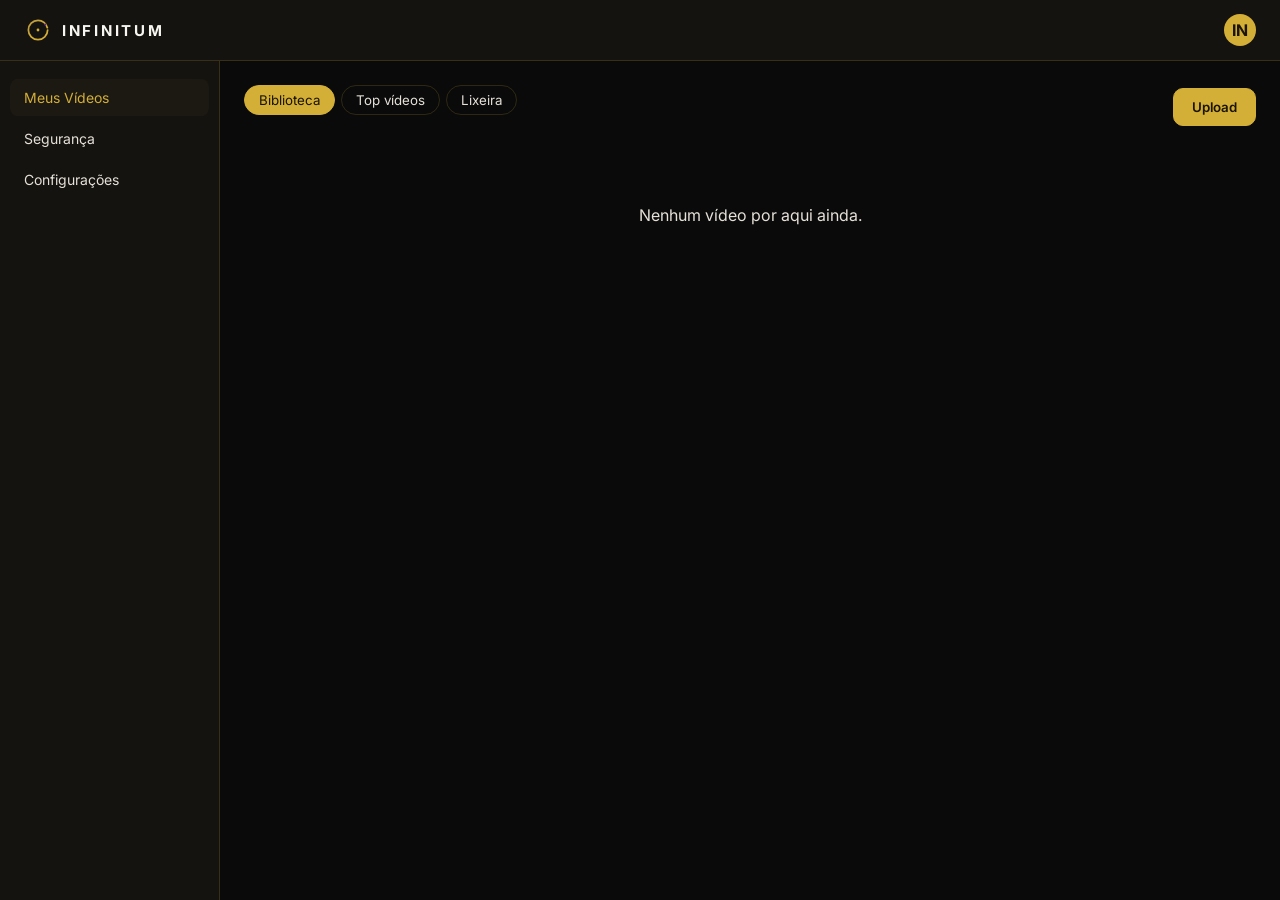
<file: index.html>
<!doctype html>
<html lang="pt-BR">
<head>
<meta charset="utf-8">
<meta name="viewport" content="width=device-width, initial-scale=1">
<title>V Infinitum — Dashboard</title>
<link rel="icon" href="assets/logo.svg" type="image/svg+xml">
<link rel="stylesheet" href="theme.css">
<style>
  body { display: flex; flex-direction: column; min-height: 100vh; }
  header {
    display: flex; align-items: center; justify-content: space-between;
    padding: 14px 24px; border-bottom: 1px solid var(--border); background: var(--surface);
  }
  .brand { display: flex; align-items: center; gap: 10px; }
  .brand img { width: 28px; height: 28px; }
  .brand span { font-size: 15px; }
  .avatar {
    width: 32px; height: 32px; border-radius: 50%;
    background: var(--gold); color: #1a1400; font-weight: 700;
    display: flex; align-items: center; justify-content: center;
  }
  .layout { display: flex; flex: 1; }
  nav.sidebar {
    width: 220px; border-right: 1px solid var(--border); background: var(--surface);
    padding: 18px 10px;
  }
  nav.sidebar a {
    display: block; padding: 10px 14px; margin-bottom: 4px; border-radius: 8px;
    color: var(--silver); text-decoration: none; font-size: 14px;
  }
  nav.sidebar a.active, nav.sidebar a:hover { background: var(--surface-2); color: var(--gold); }
  main { flex: 1; padding: 24px; }
  .toolbar { display: flex; justify-content: space-between; align-items: center; margin-bottom: 16px; }
  .tabs { display: flex; gap: 6px; margin-bottom: 14px; }
  .tabs button { background: transparent; border: 1px solid var(--border); color: var(--silver); padding: 6px 14px; border-radius: 999px; cursor: pointer; font-family: var(--font); }
  .tabs button.active { background: var(--gold); color: #1a1400; border-color: var(--gold); }
  table.video-table { width: 100%; border-collapse: collapse; }
  table.video-table th, table.video-table td { text-align: left; padding: 10px 12px; border-bottom: 1px solid var(--border); font-size: 14px; }
  table.video-table th { color: var(--silver); font-weight: 600; font-size: 12px; text-transform: uppercase; letter-spacing: 0.05em; }
  .thumb { width: 64px; height: 36px; background: var(--surface-2); border-radius: 6px; object-fit: cover; }
  .row-actions button { background: transparent; border: none; color: var(--silver); cursor: pointer; font-size: 16px; margin-right: 8px; }
  .row-actions button:hover { color: var(--gold); }
  .empty-state { color: var(--silver); text-align: center; padding: 60px 0; }
  .modal-backdrop { position: fixed; inset: 0; background: rgba(0,0,0,0.6); overflow-y: auto; padding: 40px 16px; z-index: 50; }
  .modal { width: 480px; max-width: 90vw; padding: 24px; margin: 0 auto; }
  .modal h3 { margin-top: 0; }
  .dropzone {
    border: 2px dashed var(--border); border-radius: 10px; padding: 30px;
    text-align: center; color: var(--silver); margin-bottom: 14px; cursor: pointer;
  }
  .dropzone.dragover { border-color: var(--gold); color: var(--gold); }
  .field { margin-bottom: 12px; }
  .field label { display: block; font-size: 12px; color: var(--silver); margin-bottom: 4px; }
  .field input { width: 100%; }
  .modal-actions { display: flex; justify-content: flex-end; gap: 10px; margin-top: 18px; }
  .editor-layout { display: flex; gap: 20px; }
  .editor-panel { width: 340px; flex-shrink: 0; max-height: calc(100vh - 160px); overflow-y: auto; padding-right: 4px; }
  .editor-preview { flex: 1; display: flex; flex-direction: column; align-items: center; gap: 12px; }
  .preview-frame-wrap { width: 100%; max-width: 640px; aspect-ratio: 16/9; background: #000; border-radius: 12px; overflow: hidden; border: 1px solid var(--border); }
  .preview-frame-wrap.mobile { max-width: 300px; aspect-ratio: 9/16; }
  .preview-frame-wrap iframe { width: 100%; height: 100%; border: 0; }
  .device-toggle { display: flex; gap: 6px; }
  .device-toggle button { background: transparent; border: 1px solid var(--border); color: var(--silver); padding: 6px 12px; border-radius: 8px; cursor: pointer; font-family: var(--font); }
  .device-toggle button.active { background: var(--gold); color: #1a1400; border-color: var(--gold); }
  .editor-toolbar { display: flex; justify-content: space-between; align-items: center; margin-bottom: 16px; }
  .section { margin-bottom: 18px; padding-bottom: 14px; border-bottom: 1px solid var(--border); }
  .section h4 { margin: 0 0 10px; font-size: 13px; text-transform: uppercase; letter-spacing: 0.05em; color: var(--gold); }
  .row { display: flex; align-items: center; justify-content: space-between; margin-bottom: 8px; gap: 10px; }
  .row label { font-size: 13px; color: var(--silver); flex: 1; }
  .row input[type="text"], .row input[type="number"], .row input[type="url"], .row select { flex: 1; }
  .row input[type="color"] { width: 36px; height: 28px; padding: 2px; background: none; }
  .switch { position: relative; width: 38px; height: 22px; }
  .switch input { opacity: 0; width: 0; height: 0; }
  .slider { position: absolute; inset: 0; background: var(--surface-2); border-radius: 999px; cursor: pointer; border: 1px solid var(--border); transition: .2s; }
  .slider::before { content: ''; position: absolute; width: 16px; height: 16px; left: 2px; top: 2px; background: var(--silver); border-radius: 50%; transition: .2s; }
  .switch input:checked + .slider { background: var(--gold); }
  .switch input:checked + .slider::before { transform: translateX(16px); background: #1a1400; }
  .embed-modal { width: 560px; }
  .embed-tabs { display: flex; gap: 6px; margin-bottom: 12px; }
  .embed-tabs button { background: transparent; border: 1px solid var(--border); color: var(--silver); padding: 6px 14px; border-radius: 999px; cursor: pointer; font-family: var(--font); }
  .embed-tabs button.active { background: var(--gold); color: #1a1400; border-color: var(--gold); }
  .embed-code { background: var(--surface-2); border: 1px solid var(--border); border-radius: 8px; padding: 12px; font-family: monospace; font-size: 12px; color: var(--silver); white-space: pre-wrap; word-break: break-all; max-height: 160px; overflow-y: auto; }
  .embed-preview { width: 100%; aspect-ratio: 16/9; background: #000; border-radius: 8px; overflow: hidden; margin: 12px 0; }
  .embed-preview iframe { width: 100%; height: 100%; border: 0; }
  [hidden] { display: none !important; }
</style>
</head>
<body>
  <header>
    <div class="brand">
      <img src="assets/logo.svg" alt="">
      <span class="wordmark">Infinitum</span>
    </div>
    <div class="avatar">IN</div>
  </header>
  <div class="layout">
    <nav class="sidebar">
      <a href="#videos" class="active" data-nav="videos">Meus Vídeos</a>
      <a href="#security" data-nav="security">Segurança</a>
      <a href="#settings" data-nav="settings">Configurações</a>
    </nav>
    <main id="mainView"></main>
  </div>

<script src="storage.js"></script>
<script>
  var mainView = document.getElementById('mainView');
  var navLinks = document.querySelectorAll('nav.sidebar a');

  function setActiveNav(name) {
    navLinks.forEach(function (a) {
      a.classList.toggle('active', a.dataset.nav === name);
    });
  }

  navLinks.forEach(function (a) {
    a.addEventListener('click', function (e) {
      e.preventDefault();
      setActiveNav(a.dataset.nav);
      if (a.dataset.nav === 'videos') renderVideoList();
      else mainView.innerHTML = '<p style="color:var(--silver)">Em breve.</p>';
    });
  });

  var currentTab = 'active'; // 'active' | 'top' | 'trash'

  function renderVideoList() {
    var all = getVideos();
    var list;
    if (currentTab === 'trash') list = all.filter(function (v) { return v.status === 'trash'; });
    else if (currentTab === 'top') list = all.filter(function (v) { return v.status === 'active'; }).sort(function (a, b) { return b.plays - a.plays; });
    else list = all.filter(function (v) { return v.status === 'active'; });

    var rowsHtml = list.map(function (v) {
      var thumb = v.thumbnail ? '<img class="thumb" src="' + v.thumbnail + '">' : '<div class="thumb"></div>';
      var date = new Date(v.createdAt).toLocaleDateString('pt-BR');
      var actions = currentTab === 'trash'
        ? '<button data-action="restore" data-id="' + v.id + '" title="Restaurar">↺</button><button data-action="delete" data-id="' + v.id + '" title="Excluir definitivamente">🗑</button>'
        : '<button data-action="edit" data-id="' + v.id + '" title="Editar">✎</button><button data-action="embed" data-id="' + v.id + '" title="Embed">{ }</button><button data-action="trash" data-id="' + v.id + '" title="Excluir">🗑</button>';
      return '<tr>' +
        '<td>' + thumb + '</td>' +
        '<td>' + v.name + '</td>' +
        '<td>' + date + '</td>' +
        '<td>' + v.plays + '</td>' +
        '<td class="row-actions">' + actions + '</td>' +
        '</tr>';
    }).join('');

    mainView.innerHTML =
      '<div class="toolbar">' +
        '<div class="tabs" id="tabs">' +
          '<button data-tab="active" class="' + (currentTab === 'active' ? 'active' : '') + '">Biblioteca</button>' +
          '<button data-tab="top" class="' + (currentTab === 'top' ? 'active' : '') + '">Top vídeos</button>' +
          '<button data-tab="trash" class="' + (currentTab === 'trash' ? 'active' : '') + '">Lixeira</button>' +
        '</div>' +
        '<button class="btn btn-primary" id="uploadBtn">Upload</button>' +
      '</div>' +
      (list.length === 0
        ? '<div class="empty-state">Nenhum vídeo por aqui ainda.</div>'
        : '<table class="video-table"><thead><tr><th>Thumb</th><th>Nome</th><th>Data</th><th>Plays</th><th>Ações</th></tr></thead><tbody>' + rowsHtml + '</tbody></table>');

    document.getElementById('tabs').addEventListener('click', function (e) {
      var btn = e.target.closest('button[data-tab]');
      if (!btn) return;
      currentTab = btn.dataset.tab;
      renderVideoList();
    });

    document.getElementById('uploadBtn').addEventListener('click', openUploadModal);

    mainView.querySelectorAll('[data-action]').forEach(function (btn) {
      btn.addEventListener('click', function () {
        var id = btn.dataset.id;
        var action = btn.dataset.action;
        if (action === 'trash') { trashVideo(id); renderVideoList(); }
        else if (action === 'restore') { restoreVideo(id); renderVideoList(); }
        else if (action === 'delete') { deleteVideoPermanently(id); renderVideoList(); }
        else if (action === 'edit') { renderEditor(id); }
        else if (action === 'embed') { openEmbedModal(id); }
      });
    });
  }

  function openUploadModal() {
    var backdrop = document.createElement('div');
    backdrop.className = 'modal-backdrop';
    backdrop.innerHTML =
      '<div class="modal card">' +
        '<h3>Upload de vídeo</h3>' +
        '<div class="dropzone" id="dropzone">Arraste um arquivo MP4 aqui ou clique pra escolher</div>' +
        '<input type="file" id="fileInput" accept="video/mp4" hidden>' +
        '<div class="field"><label>Ou cole uma URL de vídeo</label><input type="text" id="urlInput" placeholder="https://.../video.mp4"></div>' +
        '<div class="field"><label>Nome do vídeo</label><input type="text" id="nameInput" placeholder="Minha VSL"></div>' +
        '<div class="modal-actions">' +
          '<button class="btn" id="cancelUpload">Cancelar</button>' +
          '<button class="btn btn-primary" id="saveUpload">Salvar</button>' +
        '</div>' +
      '</div>';
    document.body.appendChild(backdrop);

    var chosenUrl = '';
    var dropzone = backdrop.querySelector('#dropzone');
    var fileInput = backdrop.querySelector('#fileInput');
    var urlInput = backdrop.querySelector('#urlInput');
    var nameInput = backdrop.querySelector('#nameInput');

    dropzone.addEventListener('click', function () { fileInput.click(); });
    dropzone.addEventListener('dragover', function (e) { e.preventDefault(); dropzone.classList.add('dragover'); });
    dropzone.addEventListener('dragleave', function () { dropzone.classList.remove('dragover'); });
    dropzone.addEventListener('drop', function (e) {
      e.preventDefault();
      dropzone.classList.remove('dragover');
      var file = e.dataTransfer.files[0];
      if (file) handleFile(file);
    });
    fileInput.addEventListener('change', function () {
      if (fileInput.files[0]) handleFile(fileInput.files[0]);
    });

    function handleFile(file) {
      chosenUrl = URL.createObjectURL(file);
      dropzone.textContent = 'Selecionado: ' + file.name;
      if (!nameInput.value) nameInput.value = file.name.replace(/\.[^.]+$/, '');
    }

    urlInput.addEventListener('input', function () {
      if (urlInput.value) chosenUrl = urlInput.value;
    });

    backdrop.querySelector('#cancelUpload').addEventListener('click', function () {
      document.body.removeChild(backdrop);
    });

    backdrop.querySelector('#saveUpload').addEventListener('click', function () {
      var url = urlInput.value || chosenUrl;
      var name = nameInput.value || 'Vídeo sem nome';
      if (!url) { alert('Escolha um arquivo ou cole uma URL.'); return; }
      createVideo(name, url);
      document.body.removeChild(backdrop);
      renderVideoList();
    });
  }

  var currentDevice = 'desktop';

  function buildPlayerUrl(video) {
    var c = video.config;
    var params = new URLSearchParams();
    params.set('v', video.sourceUrl);
    if (video.thumbnail) params.set('poster', video.thumbnail);
    params.set('autoplay', c.smartAutoplay.enabled ? '1' : '0');
    params.set('mute_text', c.smartAutoplay.overlayText);
    params.set('bar_color', c.smartProgress.color);
    params.set('bar_height', String(c.smartProgress.height));
    params.set('cta', c.cta.enabled ? '1' : '0');
    params.set('cta_text', c.cta.text);
    params.set('cta_url', c.cta.checkoutUrl);
    params.set('cta_time', String(c.cta.timeSeconds));
    params.set('cta_color', c.cta.color);
    params.set('cta_sub', c.cta.subtext);
    params.set('cw', c.continueWatching.enabled ? '1' : '0');
    params.set('cw_msg', c.continueWatching.message);
    params.set('pixel', c.pixels.enabled ? c.pixels.pixelId : '');
    params.set('pixel_pcts', c.pixels.percentages.join(','));
    params.set('speed', c.playback.speed);
    return 'player.html?' + params.toString();
  }

  function refreshPreview(video) {
    var frame = document.getElementById('previewFrame');
    if (frame) frame.src = buildPlayerUrl(video);
  }

  function renderEditor(id) {
    var video = getVideo(id);
    if (!video) { renderVideoList(); return; }

    mainView.innerHTML =
      '<div class="editor-toolbar">' +
        '<button class="btn" id="backToList">← Voltar</button>' +
        '<button class="btn btn-primary" id="embedTopBtn">Embed</button>' +
      '</div>' +
      '<div class="editor-layout">' +
        '<div class="editor-panel card" id="editorPanel" style="padding:16px;"></div>' +
        '<div class="editor-preview">' +
          '<div class="device-toggle">' +
            '<button data-device="desktop" class="active">Desktop</button>' +
            '<button data-device="mobile">Mobile</button>' +
          '</div>' +
          '<div class="preview-frame-wrap" id="previewWrap"><iframe id="previewFrame"></iframe></div>' +
        '</div>' +
      '</div>';

    document.getElementById('backToList').addEventListener('click', renderVideoList);
    document.getElementById('embedTopBtn').addEventListener('click', function () { openEmbedModal(id); });

    mainView.querySelectorAll('.device-toggle button').forEach(function (btn) {
      btn.addEventListener('click', function () {
        currentDevice = btn.dataset.device;
        mainView.querySelectorAll('.device-toggle button').forEach(function (b) { b.classList.toggle('active', b === btn); });
        document.getElementById('previewWrap').classList.toggle('mobile', currentDevice === 'mobile');
      });
    });

    renderConfigPanel(video);
    refreshPreview(video);
  }

  function toggleRow(label, checked, onChange) {
    var id = 'sw_' + Math.random().toString(36).slice(2, 8);
    var wrap = document.createElement('div');
    wrap.className = 'row';
    wrap.innerHTML =
      '<label for="' + id + '">' + label + '</label>' +
      '<label class="switch"><input type="checkbox" id="' + id + '" ' + (checked ? 'checked' : '') + '><span class="slider"></span></label>';
    wrap.querySelector('input').addEventListener('change', function (e) { onChange(e.target.checked); });
    return wrap;
  }

  function textRow(label, value, onChange, type) {
    var id = 'tx_' + Math.random().toString(36).slice(2, 8);
    var wrap = document.createElement('div');
    wrap.className = 'row';
    wrap.innerHTML = '<label for="' + id + '">' + label + '</label><input type="' + (type || 'text') + '" id="' + id + '" value="' + (value == null ? '' : value) + '">';
    wrap.querySelector('input').addEventListener('input', function (e) {
      onChange(type === 'number' ? parseFloat(e.target.value || '0') : e.target.value);
    });
    return wrap;
  }

  function selectRow(label, value, options, onChange) {
    var id = 'sel_' + Math.random().toString(36).slice(2, 8);
    var wrap = document.createElement('div');
    wrap.className = 'row';
    var optionsHtml = options.map(function (o) { return '<option value="' + o.value + '"' + (o.value === value ? ' selected' : '') + '>' + o.label + '</option>'; }).join('');
    wrap.innerHTML = '<label for="' + id + '">' + label + '</label><select id="' + id + '">' + optionsHtml + '</select>';
    wrap.querySelector('select').addEventListener('change', function (e) { onChange(e.target.value); });
    return wrap;
  }

  function section(title, rows) {
    var s = document.createElement('div');
    s.className = 'section';
    var h = document.createElement('h4');
    h.textContent = title;
    s.appendChild(h);
    rows.forEach(function (r) { s.appendChild(r); });
    return s;
  }

  function saveAndRefresh(video) {
    upsertVideo(video);
    refreshPreview(video);
  }

  function renderConfigPanel(video) {
    var panel = document.getElementById('editorPanel');
    panel.innerHTML = '';
    var c = video.config;

    var controlLabels = {
      bigPlay: 'Play grande', smallPlay: 'Play pequeno', disablePause: 'Desativar pause',
      progressBar: 'Barra de progresso', time: 'Tempo', rewind10: 'Voltar 10s', forward10: 'Avançar 10s',
      volume: 'Volume', fullscreen: 'Fullscreen', speed: 'Velocidade'
    };
    var controlRows = Object.keys(controlLabels).map(function (key) {
      return toggleRow(controlLabels[key], c.style.controls[key], function (val) {
        c.style.controls[key] = val;
        saveAndRefresh(video);
      });
    });

    panel.appendChild(section('Estilo', [
      textRow('Cor principal', c.style.primaryColor, function (v) { c.style.primaryColor = v; saveAndRefresh(video); }, 'color'),
      textRow('Background', c.style.backgroundColor, function (v) { c.style.backgroundColor = v; saveAndRefresh(video); }, 'color'),
      textRow('Cantos arredondados (px)', c.style.cornerRadius, function (v) { c.style.cornerRadius = v; saveAndRefresh(video); }, 'number')
    ].concat(controlRows)));

    panel.appendChild(section('Progresso Inteligente', [
      toggleRow('Ativado', c.smartProgress.enabled, function (v) { c.smartProgress.enabled = v; saveAndRefresh(video); }),
      textRow('Cor da barra', c.smartProgress.color, function (v) { c.smartProgress.color = v; saveAndRefresh(video); }, 'color'),
      textRow('Altura (px)', c.smartProgress.height, function (v) { c.smartProgress.height = v; saveAndRefresh(video); }, 'number')
    ]));

    panel.appendChild(section('Smart Autoplay', [
      toggleRow('Ativado', c.smartAutoplay.enabled, function (v) { c.smartAutoplay.enabled = v; saveAndRefresh(video); }),
      textRow('Texto overlay', c.smartAutoplay.overlayText, function (v) { c.smartAutoplay.overlayText = v; saveAndRefresh(video); }),
      textRow('Trecho inicial (s)', c.smartAutoplay.startOffset, function (v) { c.smartAutoplay.startOffset = v; saveAndRefresh(video); }, 'number')
    ]));

    renderConfigPanelPart2(panel, video);
  }

  function renderConfigPanelPart2(panel, video) {
    var c = video.config;

    panel.appendChild(section('Botões de Ação', [
      toggleRow('Ativado', c.cta.enabled, function (v) { c.cta.enabled = v; saveAndRefresh(video); }),
      textRow('Texto', c.cta.text, function (v) { c.cta.text = v; saveAndRefresh(video); }),
      textRow('Link de checkout', c.cta.checkoutUrl, function (v) { c.cta.checkoutUrl = v; saveAndRefresh(video); }, 'url'),
      textRow('Tempo pra aparecer (s)', c.cta.timeSeconds, function (v) { c.cta.timeSeconds = v; saveAndRefresh(video); }, 'number'),
      textRow('Cor', c.cta.color, function (v) { c.cta.color = v; saveAndRefresh(video); }, 'color'),
      textRow('Subtexto', c.cta.subtext, function (v) { c.cta.subtext = v; saveAndRefresh(video); })
    ]));

    panel.appendChild(section('Continuar Assistindo', [
      toggleRow('Ativado', c.continueWatching.enabled, function (v) { c.continueWatching.enabled = v; saveAndRefresh(video); }),
      textRow('Mensagem', c.continueWatching.message, function (v) { c.continueWatching.message = v; saveAndRefresh(video); }),
      textRow('Botão continuar', c.continueWatching.continueLabel, function (v) { c.continueWatching.continueLabel = v; saveAndRefresh(video); }),
      textRow('Botão reiniciar', c.continueWatching.restartLabel, function (v) { c.continueWatching.restartLabel = v; saveAndRefresh(video); })
    ]));

    panel.appendChild(section('Pixels', [
      toggleRow('Ativado', c.pixels.enabled, function (v) { c.pixels.enabled = v; saveAndRefresh(video); }),
      textRow('Pixel ID', c.pixels.pixelId, function (v) { c.pixels.pixelId = v; saveAndRefresh(video); }),
      textRow('Percentuais (separados por vírgula)', c.pixels.percentages.join(','), function (v) {
        c.pixels.percentages = v.split(',').map(function (n) { return parseInt(n, 10); }).filter(function (n) { return !isNaN(n); });
        saveAndRefresh(video);
      })
    ]));

    panel.appendChild(section('Opções de Reprodução', [
      toggleRow('Smart pause', c.playback.smartPause, function (v) { c.playback.smartPause = v; saveAndRefresh(video); }),
      toggleRow('Recomeçar', c.playback.restart, function (v) { c.playback.restart = v; saveAndRefresh(video); }),
      selectRow('Velocidade', c.playback.speed, [
        { value: 'auto', label: 'Automática' }, { value: 'low', label: 'Baixa' },
        { value: 'medium', label: 'Média' }, { value: 'high', label: 'Alta' }
      ], function (v) { c.playback.speed = v; saveAndRefresh(video); }),
      toggleRow('Fullscreen desktop', c.playback.fullscreen.desktop, function (v) { c.playback.fullscreen.desktop = v; saveAndRefresh(video); }),
      toggleRow('Fullscreen mobile', c.playback.fullscreen.mobile, function (v) { c.playback.fullscreen.mobile = v; saveAndRefresh(video); })
    ]));
  }

  function embedSnippets(video) {
    var url = location.origin + location.pathname.replace(/index\.html$/, '') + buildPlayerUrl(video);
    var responsive = document.getElementById('embedResponsive') ? document.getElementById('embedResponsive').checked : true;
    var wrapOpen = responsive ? '<div style="position:relative;padding-top:56.25%;">' : '';
    var wrapClose = responsive ? '</div>' : '';
    var iframeStyle = responsive ? 'position:absolute;inset:0;width:100%;height:100%;border:0;' : 'width:100%;aspect-ratio:16/9;border:0;';
    return {
      recommended: wrapOpen + '<iframe src="' + url + '" style="' + iframeStyle + '" allow="autoplay; fullscreen" allowfullscreen></iframe>' + wrapClose,
      javascript: '<div id="vinfinitum-' + video.id + '"></div>\n<script>\n(function(){var f=document.createElement("iframe");f.src="' + url + '";f.style.cssText="' + iframeStyle + '";f.allow="autoplay; fullscreen";f.allowFullscreen=true;document.getElementById("vinfinitum-' + video.id + '").appendChild(f);})();\n<\/script>',
      iframe: '<iframe src="' + url + '" width="100%" height="360" allow="autoplay; fullscreen" allowfullscreen style="border:0;"></iframe>',
      direct: url
    };
  }

  function openEmbedModal(id) {
    var video = getVideo(id);
    if (!video) return;
    var currentEmbedTab = 'recommended';

    var backdrop = document.createElement('div');
    backdrop.className = 'modal-backdrop';

    function render() {
      var snippets = embedSnippets(video);
      var codeMap = { recommended: snippets.recommended, javascript: snippets.javascript, iframe: snippets.iframe };
      backdrop.innerHTML =
        '<div class="modal card embed-modal">' +
          '<h3>Embed — ' + video.name + '</h3>' +
          '<div class="row"><label>Vídeo Responsivo</label><label class="switch"><input type="checkbox" id="embedResponsive" checked><span class="slider"></span></label></div>' +
          '<div class="embed-tabs">' +
            '<button data-tab="recommended" class="' + (currentEmbedTab === 'recommended' ? 'active' : '') + '">Recomendado</button>' +
            '<button data-tab="javascript" class="' + (currentEmbedTab === 'javascript' ? 'active' : '') + '">JavaScript</button>' +
            '<button data-tab="iframe" class="' + (currentEmbedTab === 'iframe' ? 'active' : '') + '">iFrame</button>' +
          '</div>' +
          '<div class="embed-code">' + codeMap[currentEmbedTab].replace(/</g, '&lt;') + '</div>' +
          '<div class="field"><label>Link direto</label><input type="text" id="directLink" readonly value="' + snippets.direct + '"></div>' +
          '<div class="embed-preview"><iframe src="' + buildPlayerUrl(video) + '"></iframe></div>' +
          '<div class="modal-actions">' +
            '<button class="btn" id="closeEmbed">Fechar</button>' +
            '<button class="btn btn-primary" id="copyEmbed">Copiar código</button>' +
          '</div>' +
        '</div>';

      backdrop.querySelector('#embedResponsive').addEventListener('change', render);
      backdrop.querySelectorAll('.embed-tabs button').forEach(function (btn) {
        btn.addEventListener('click', function () { currentEmbedTab = btn.dataset.tab; render(); });
      });
      backdrop.querySelector('#closeEmbed').addEventListener('click', function () { document.body.removeChild(backdrop); });
      backdrop.querySelector('#copyEmbed').addEventListener('click', function () {
        navigator.clipboard.writeText(codeMap[currentEmbedTab]).then(function () {
          var btn = backdrop.querySelector('#copyEmbed');
          var original = btn.textContent;
          btn.textContent = 'Copiado!';
          setTimeout(function () { btn.textContent = original; }, 1500);
        });
      });
    }

    render();
    document.body.appendChild(backdrop);
  }

  renderVideoList();
</script>
</body>
</html>
</file>
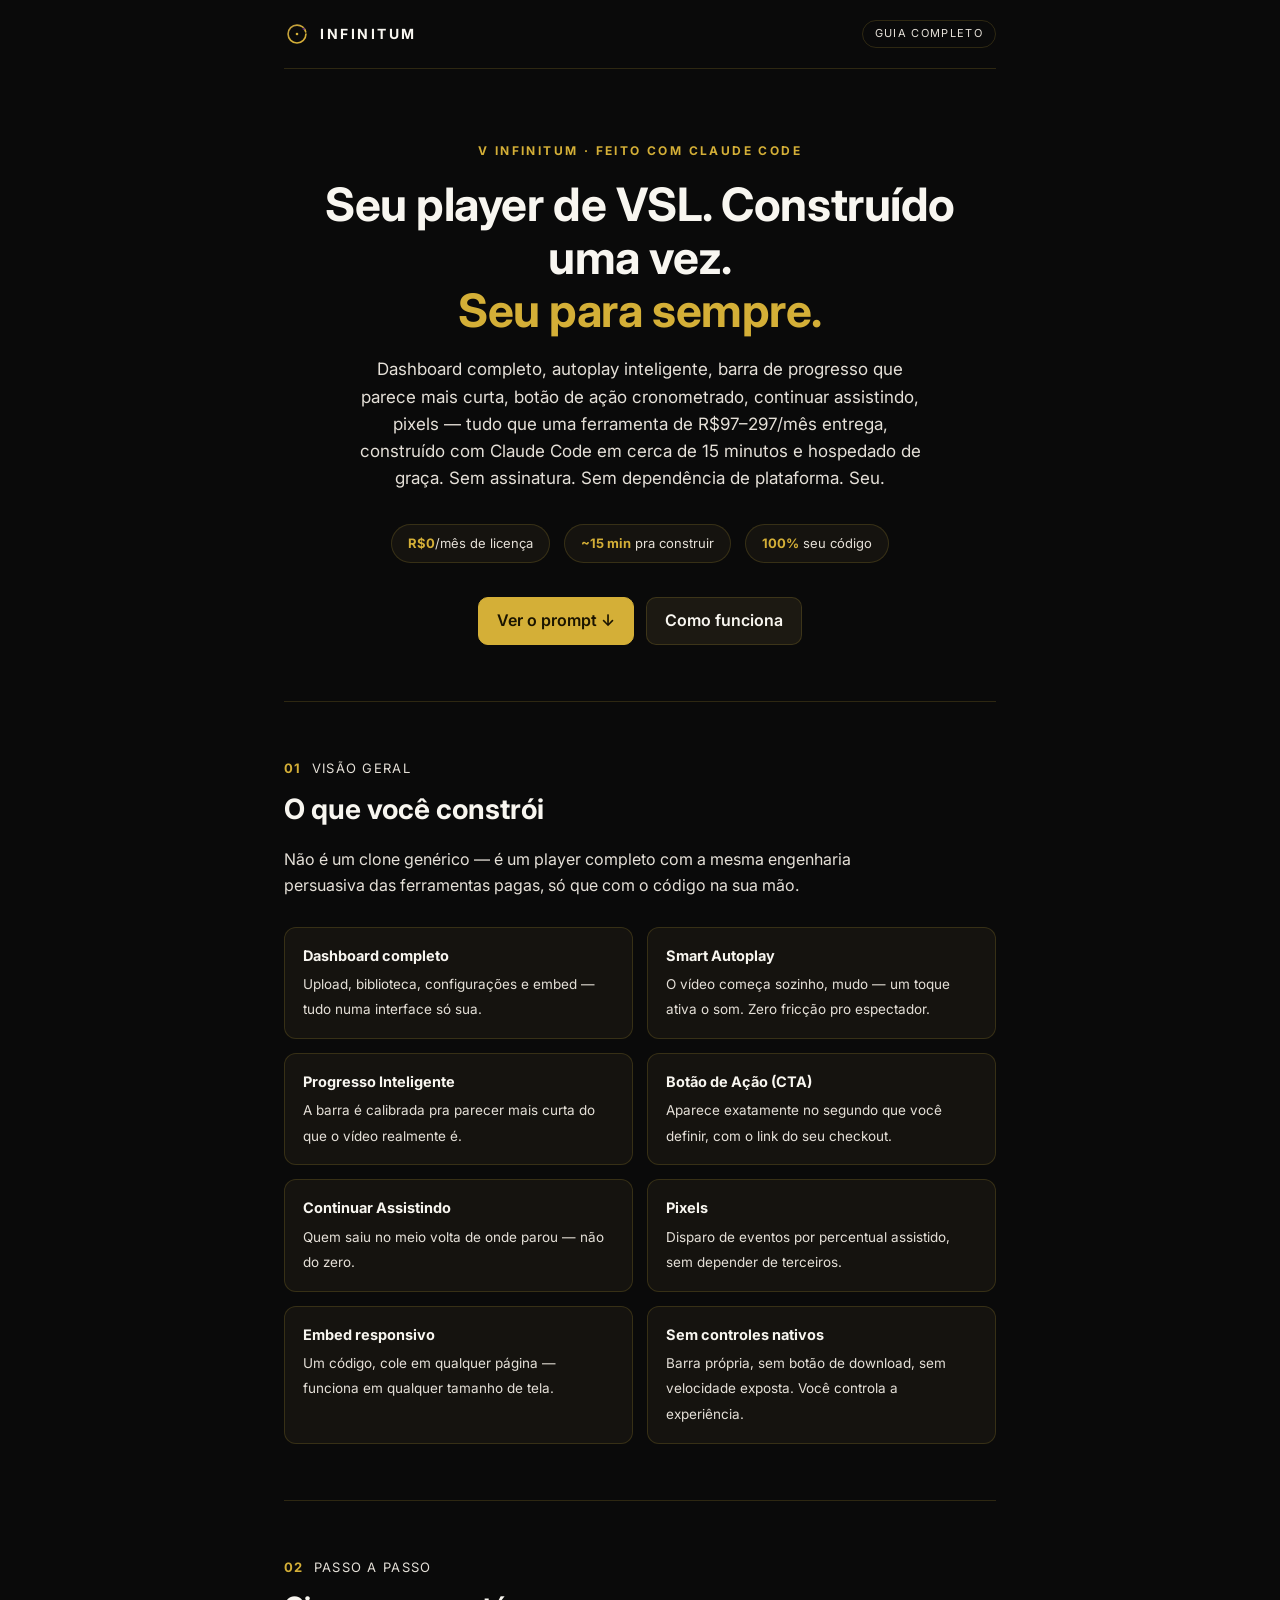
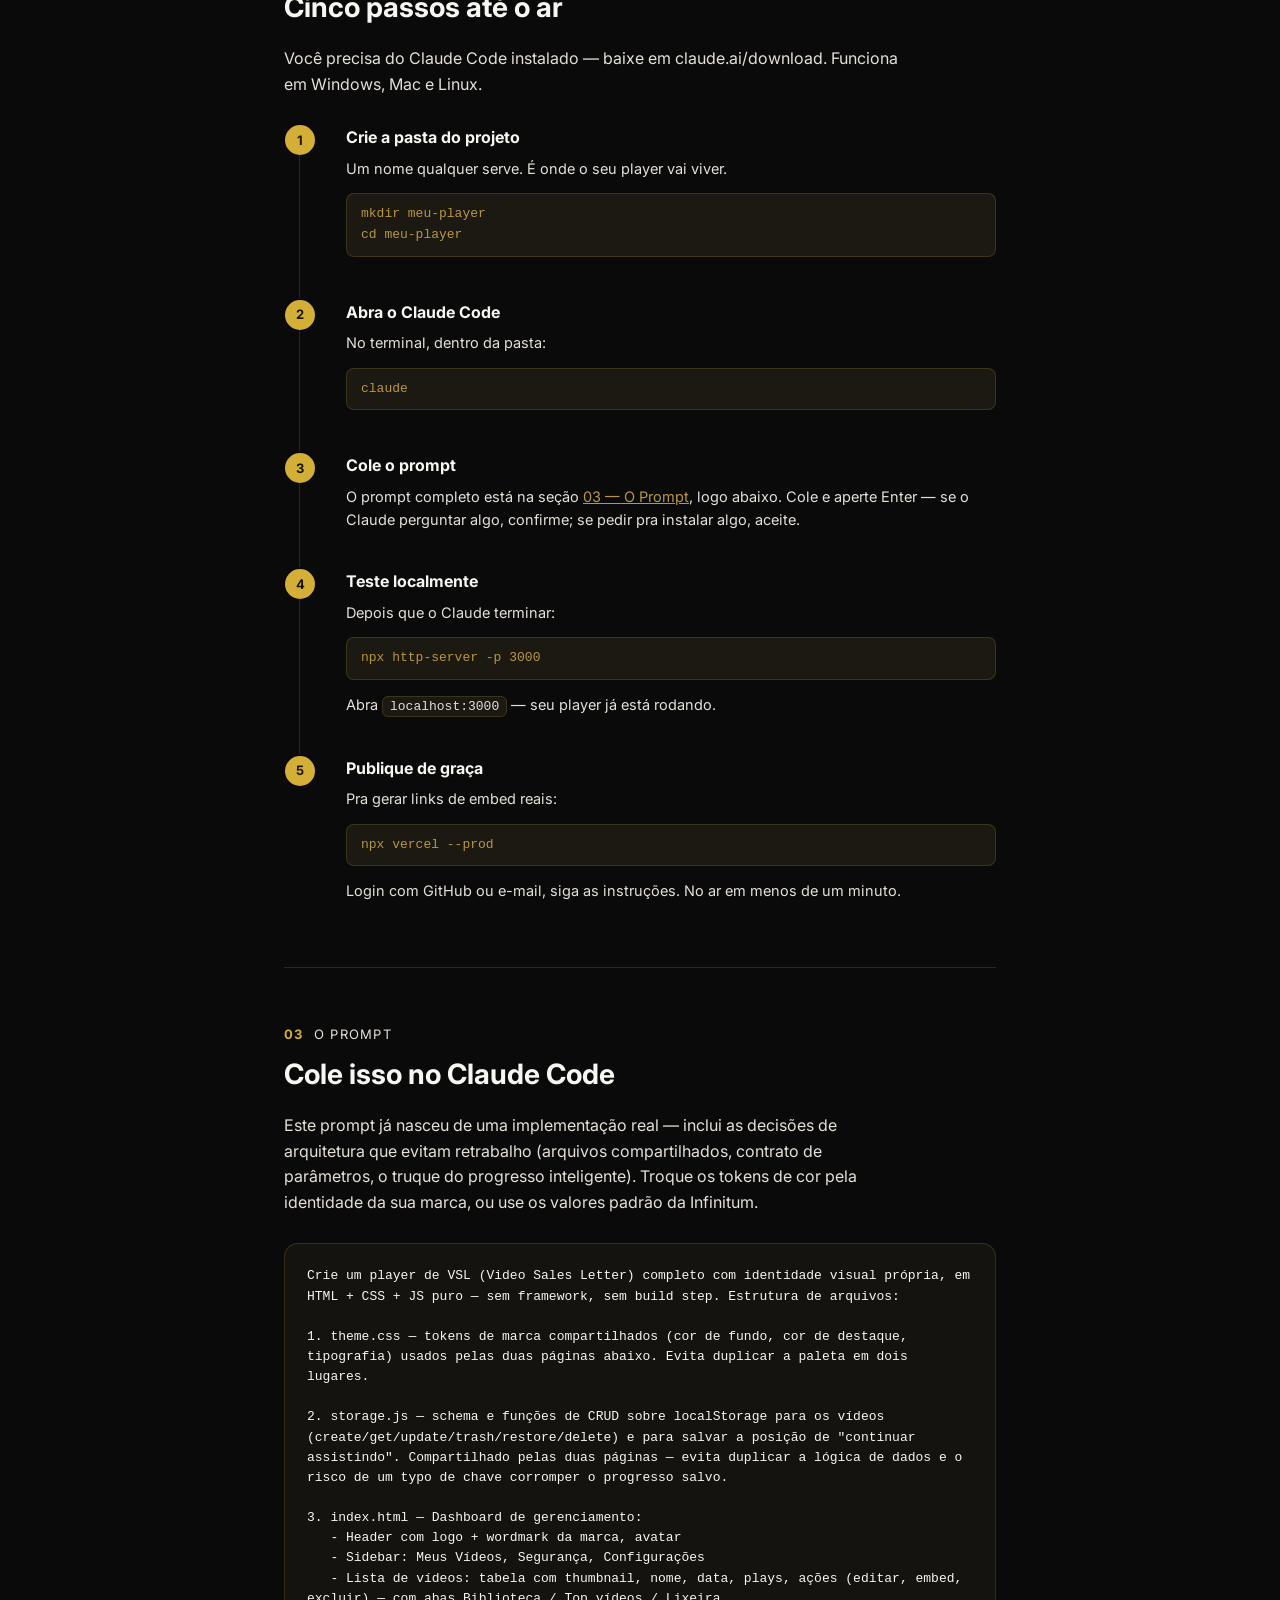
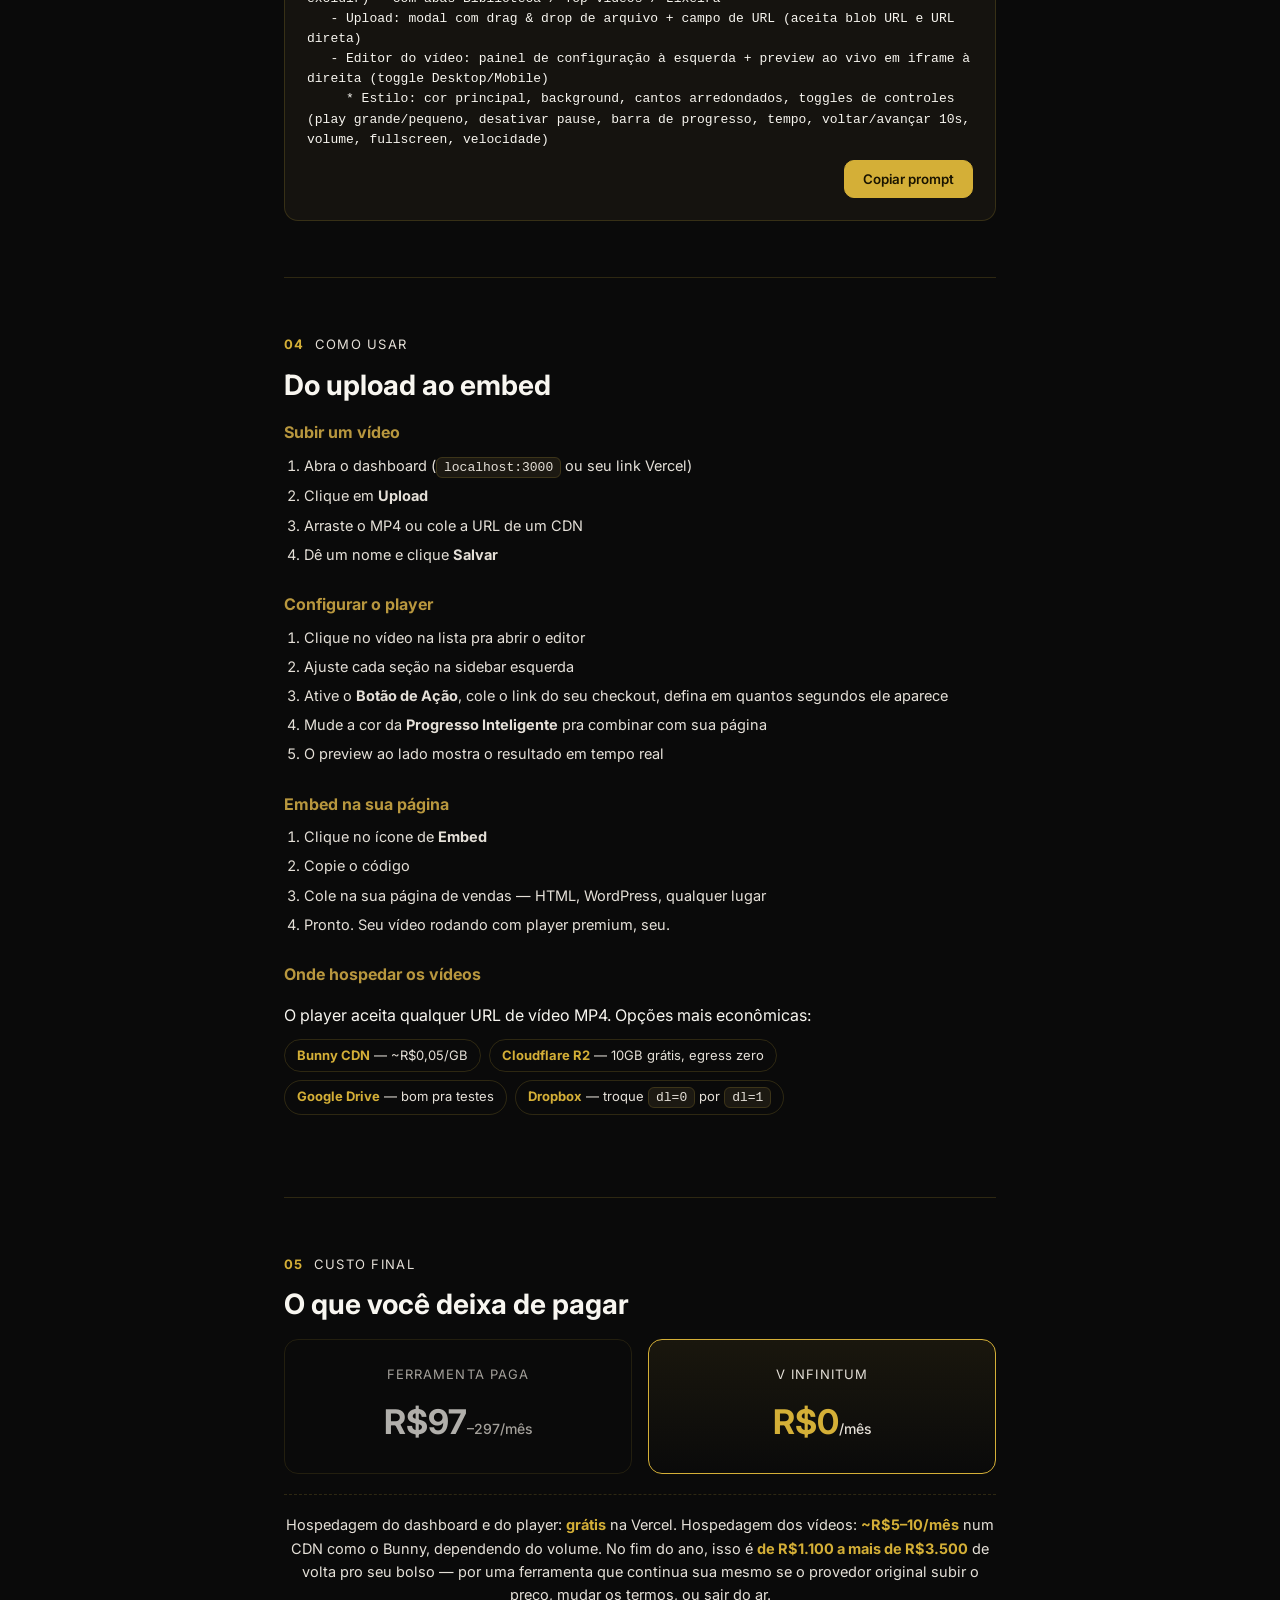
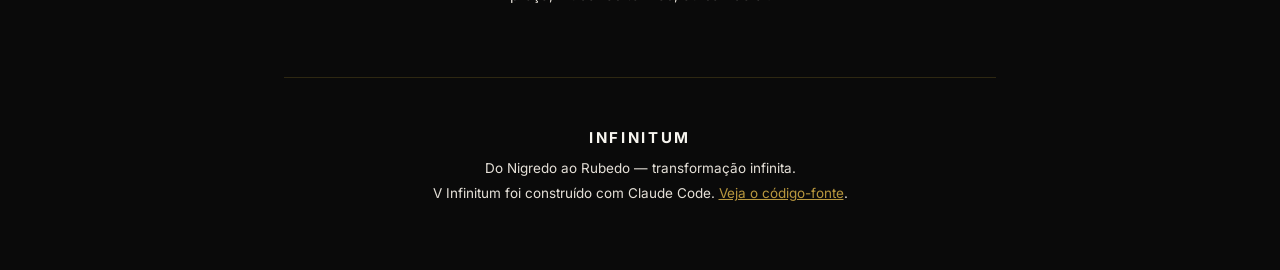
<file: guia.html>
<!doctype html>
<html lang="pt-BR">
<head>
<meta charset="utf-8">
<meta name="viewport" content="width=device-width, initial-scale=1">
<title>V Infinitum — Construa seu próprio player de VSL</title>
<meta name="description" content="Um player de VSL completo — dashboard, autoplay inteligente, progresso que parece mais curto, CTA cronometrado — construído uma vez com Claude Code e seu para sempre. Sem mensalidade.">
<link rel="icon" href="assets/logo.svg" type="image/svg+xml">
<link rel="stylesheet" href="theme.css">
<style>
  body { line-height: 1.6; }
  .wrap { max-width: 760px; margin: 0 auto; padding: 0 24px; }
  header.top {
    display: flex; align-items: center; justify-content: space-between;
    padding: 20px 0; border-bottom: 1px solid var(--border);
  }
  header.top .brand { display: flex; align-items: center; gap: 10px; }
  header.top .brand img { width: 26px; height: 26px; }
  .eyebrow-tag {
    font-size: 11px; letter-spacing: 0.12em; text-transform: uppercase;
    color: var(--silver); border: 1px solid var(--border); border-radius: 999px;
    padding: 4px 12px;
  }

  .hero { padding: 72px 0 56px; text-align: center; }
  .hero .kicker {
    color: var(--gold); font-size: 12px; font-weight: 700; letter-spacing: 0.2em;
    text-transform: uppercase; margin-bottom: 18px;
  }
  .hero h1 {
    font-size: clamp(30px, 5vw, 46px); line-height: 1.15; margin: 0 0 20px;
    font-weight: 700; letter-spacing: -0.01em;
  }
  .hero h1 em { color: var(--gold); font-style: normal; }
  .hero p.sub { color: var(--silver); font-size: 17px; max-width: 580px; margin: 0 auto 32px; }
  .hero-stats { display: flex; justify-content: center; gap: 14px; flex-wrap: wrap; margin-bottom: 34px; }
  .stat-pill {
    border: 1px solid var(--border); border-radius: 999px; padding: 8px 16px;
    font-size: 13px; color: var(--silver); background: var(--surface);
  }
  .stat-pill strong { color: var(--gold); }
  .hero-cta { display: flex; justify-content: center; gap: 12px; flex-wrap: wrap; }
  .hero-cta a.btn { text-decoration: none; display: inline-block; }

  section { padding: 56px 0; border-top: 1px solid var(--border); }
  .section-label {
    display: flex; align-items: baseline; gap: 10px; margin-bottom: 8px;
  }
  .section-label .num { color: var(--gold); font-weight: 700; font-size: 13px; letter-spacing: 0.1em; }
  .section-label .name { color: var(--silver); font-size: 13px; letter-spacing: 0.1em; text-transform: uppercase; }
  h2 { font-size: 28px; margin: 4px 0 12px; }
  section > p.lead { color: var(--silver); font-size: 16px; margin-bottom: 28px; max-width: 620px; }

  .feature-grid { display: grid; grid-template-columns: repeat(2, 1fr); gap: 14px; }
  @media (max-width: 560px) { .feature-grid { grid-template-columns: 1fr; } }
  .feature-card {
    border: 1px solid var(--border); border-radius: 12px; padding: 16px 18px; background: var(--surface);
  }
  .feature-card strong { display: block; color: var(--cream); margin-bottom: 4px; font-size: 14.5px; }
  .feature-card span { color: var(--silver); font-size: 13.5px; }

  ol.steps { list-style: none; margin: 0; padding: 0; counter-reset: step; }
  ol.steps li {
    counter-increment: step; position: relative; padding: 0 0 28px 46px; border-left: 1px solid var(--border);
    margin-left: 15px;
  }
  ol.steps li:last-child { border-color: transparent; padding-bottom: 0; }
  ol.steps li::before {
    content: counter(step); position: absolute; left: -15px; top: 0;
    width: 30px; height: 30px; border-radius: 50%; background: var(--gold); color: #1a1400;
    font-weight: 700; font-size: 13px; display: flex; align-items: center; justify-content: center;
  }
  ol.steps li h3 { margin: 2px 0 6px; font-size: 16px; }
  ol.steps li p { margin: 0 0 8px; color: var(--silver); font-size: 14.5px; }
  code.inline { background: var(--surface-2); border: 1px solid var(--border); border-radius: 6px; padding: 2px 7px; font-size: 13px; }
  pre.term {
    background: var(--surface-2); border: 1px solid var(--border); border-radius: 8px;
    padding: 10px 14px; font-size: 13px; overflow-x: auto; color: var(--gold-aged);
  }

  .prompt-box {
    position: relative; background: var(--surface); border: 1px solid var(--border);
    border-radius: 14px; padding: 22px; margin-top: 8px;
  }
  .prompt-box pre {
    margin: 0; white-space: pre-wrap; word-break: break-word; font-size: 13px;
    color: var(--cream); max-height: 480px; overflow-y: auto; line-height: 1.55;
  }
  .prompt-actions { display: flex; justify-content: flex-end; margin-top: 14px; }

  .usage-block { margin-bottom: 26px; }
  .usage-block h3 { font-size: 16px; margin: 0 0 8px; color: var(--gold-aged); }
  .usage-block ol, .usage-block ul { margin: 0; padding-left: 20px; color: var(--silver); font-size: 14.5px; }
  .usage-block li { margin-bottom: 6px; }
  .host-list { display: flex; flex-wrap: wrap; gap: 8px; margin-top: 6px; }
  .host-pill { border: 1px solid var(--border); border-radius: 999px; padding: 5px 12px; font-size: 13px; color: var(--silver); }
  .host-pill strong { color: var(--gold); }

  .cost-compare { display: grid; grid-template-columns: 1fr 1fr; gap: 16px; }
  @media (max-width: 560px) { .cost-compare { grid-template-columns: 1fr; } }
  .cost-card { border: 1px solid var(--border); border-radius: 14px; padding: 24px; text-align: center; }
  .cost-card.old { opacity: 0.7; }
  .cost-card.new { border-color: var(--gold); background: linear-gradient(180deg, rgba(212,175,55,0.08), transparent); }
  .cost-card .label { font-size: 13px; color: var(--silver); text-transform: uppercase; letter-spacing: 0.08em; margin-bottom: 10px; }
  .cost-card .price { font-size: 34px; font-weight: 700; }
  .cost-card .price small { font-size: 14px; color: var(--silver); font-weight: 500; }
  .cost-card.new .price { color: var(--gold); }
  .savings-note {
    margin-top: 20px; text-align: center; color: var(--silver); font-size: 14.5px;
    border-top: 1px dashed var(--border); padding-top: 18px;
  }
  .savings-note strong { color: var(--gold); }

  footer.bottom { padding: 48px 0 64px; text-align: center; border-top: 1px solid var(--border); }
  footer.bottom .wordmark { display: block; margin-bottom: 8px; font-size: 15px; }
  footer.bottom p { color: var(--silver); font-size: 13.5px; margin: 4px 0; }
  footer.bottom a { color: var(--gold-aged); }
</style>
</head>
<body>
  <div class="wrap">
    <header class="top">
      <div class="brand">
        <img src="assets/logo.svg" alt="">
        <span class="wordmark" style="font-size:14px;">Infinitum</span>
      </div>
      <span class="eyebrow-tag">Guia completo</span>
    </header>

    <section class="hero" style="border-top:none;">
      <div class="kicker">V Infinitum · Feito com Claude Code</div>
      <h1>Seu player de VSL. Construído uma vez.<br><em>Seu para sempre.</em></h1>
      <p class="sub">
        Dashboard completo, autoplay inteligente, barra de progresso que parece mais curta,
        botão de ação cronometrado, continuar assistindo, pixels — tudo que uma ferramenta de
        R$97–297/mês entrega, construído com Claude Code em cerca de 15 minutos e hospedado de graça.
        Sem assinatura. Sem dependência de plataforma. Seu.
      </p>
      <div class="hero-stats">
        <span class="stat-pill"><strong>R$0</strong>/mês de licença</span>
        <span class="stat-pill"><strong>~15 min</strong> pra construir</span>
        <span class="stat-pill"><strong>100%</strong> seu código</span>
      </div>
      <div class="hero-cta">
        <a href="#prompt" class="btn btn-primary">Ver o prompt ↓</a>
        <a href="#passo-a-passo" class="btn">Como funciona</a>
      </div>
    </section>

    <section id="visao-geral">
      <div class="section-label"><span class="num">01</span><span class="name">Visão Geral</span></div>
      <h2>O que você constrói</h2>
      <p class="lead">
        Não é um clone genérico — é um player completo com a mesma engenharia persuasiva das
        ferramentas pagas, só que com o código na sua mão.
      </p>
      <div class="feature-grid">
        <div class="feature-card"><strong>Dashboard completo</strong><span>Upload, biblioteca, configurações e embed — tudo numa interface só sua.</span></div>
        <div class="feature-card"><strong>Smart Autoplay</strong><span>O vídeo começa sozinho, mudo — um toque ativa o som. Zero fricção pro espectador.</span></div>
        <div class="feature-card"><strong>Progresso Inteligente</strong><span>A barra é calibrada pra parecer mais curta do que o vídeo realmente é.</span></div>
        <div class="feature-card"><strong>Botão de Ação (CTA)</strong><span>Aparece exatamente no segundo que você definir, com o link do seu checkout.</span></div>
        <div class="feature-card"><strong>Continuar Assistindo</strong><span>Quem saiu no meio volta de onde parou — não do zero.</span></div>
        <div class="feature-card"><strong>Pixels</strong><span>Disparo de eventos por percentual assistido, sem depender de terceiros.</span></div>
        <div class="feature-card"><strong>Embed responsivo</strong><span>Um código, cole em qualquer página — funciona em qualquer tamanho de tela.</span></div>
        <div class="feature-card"><strong>Sem controles nativos</strong><span>Barra própria, sem botão de download, sem velocidade exposta. Você controla a experiência.</span></div>
      </div>
    </section>

    <section id="passo-a-passo">
      <div class="section-label"><span class="num">02</span><span class="name">Passo a Passo</span></div>
      <h2>Cinco passos até o ar</h2>
      <p class="lead">Você precisa do Claude Code instalado — baixe em claude.ai/download. Funciona em Windows, Mac e Linux.</p>
      <ol class="steps">
        <li>
          <h3>Crie a pasta do projeto</h3>
          <p>Um nome qualquer serve. É onde o seu player vai viver.</p>
          <pre class="term">mkdir meu-player
cd meu-player</pre>
        </li>
        <li>
          <h3>Abra o Claude Code</h3>
          <p>No terminal, dentro da pasta:</p>
          <pre class="term">claude</pre>
        </li>
        <li>
          <h3>Cole o prompt</h3>
          <p>O prompt completo está na seção <a href="#prompt" style="color:var(--gold-aged);">03 — O Prompt</a>, logo abaixo. Cole e aperte Enter — se o Claude perguntar algo, confirme; se pedir pra instalar algo, aceite.</p>
        </li>
        <li>
          <h3>Teste localmente</h3>
          <p>Depois que o Claude terminar:</p>
          <pre class="term">npx http-server -p 3000</pre>
          <p>Abra <code class="inline">localhost:3000</code> — seu player já está rodando.</p>
        </li>
        <li>
          <h3>Publique de graça</h3>
          <p>Pra gerar links de embed reais:</p>
          <pre class="term">npx vercel --prod</pre>
          <p>Login com GitHub ou e-mail, siga as instruções. No ar em menos de um minuto.</p>
        </li>
      </ol>
    </section>

    <section id="prompt">
      <div class="section-label"><span class="num">03</span><span class="name">O Prompt</span></div>
      <h2>Cole isso no Claude Code</h2>
      <p class="lead">
        Este prompt já nasceu de uma implementação real — inclui as decisões de arquitetura que
        evitam retrabalho (arquivos compartilhados, contrato de parâmetros, o truque do progresso
        inteligente). Troque os tokens de cor pela identidade da sua marca, ou use os valores
        padrão da Infinitum.
      </p>
      <div class="prompt-box">
        <pre id="promptText">Crie um player de VSL (Video Sales Letter) completo com identidade visual própria, em HTML + CSS + JS puro — sem framework, sem build step. Estrutura de arquivos:

1. theme.css — tokens de marca compartilhados (cor de fundo, cor de destaque, tipografia) usados pelas duas páginas abaixo. Evita duplicar a paleta em dois lugares.

2. storage.js — schema e funções de CRUD sobre localStorage para os vídeos (create/get/update/trash/restore/delete) e para salvar a posição de "continuar assistindo". Compartilhado pelas duas páginas — evita duplicar a lógica de dados e o risco de um typo de chave corromper o progresso salvo.

3. index.html — Dashboard de gerenciamento:
   - Header com logo + wordmark da marca, avatar
   - Sidebar: Meus Vídeos, Segurança, Configurações
   - Lista de vídeos: tabela com thumbnail, nome, data, plays, ações (editar, embed, excluir) — com abas Biblioteca / Top vídeos / Lixeira
   - Upload: modal com drag & drop de arquivo + campo de URL (aceita blob URL e URL direta)
   - Editor do vídeo: painel de configuração à esquerda + preview ao vivo em iframe à direita (toggle Desktop/Mobile)
     * Estilo: cor principal, background, cantos arredondados, toggles de controles (play grande/pequeno, desativar pause, barra de progresso, tempo, voltar/avançar 10s, volume, fullscreen, velocidade)
     * Progresso Inteligente: toggle, cor da barra, altura — a barra deve visualmente completar um pouco antes do vídeo realmente terminar, criando a sensação de que falta pouco
     * Smart Autoplay: toggle, texto do overlay, trecho inicial
     * Botões de Ação (CTA): toggle, texto, link de checkout, tempo pra aparecer, cor, subtexto
     * Continuar Assistindo: toggle, mensagem, botões continuar/reiniciar — só deve aparecer se o espectador já assistiu mais que alguns segundos, não a cada recarregamento trivial
     * Pixels: toggle, ID, percentuais de disparo (dispara um evento customizado a cada percentual, sem dependência externa)
     * Opções de Reprodução: smart pause, recomeçar, velocidade, fullscreen (desktop/mobile)
   - Modal de Embed: toggle Vídeo Responsivo, abas Recomendado / JavaScript / iFrame, código gerado, link direto, preview ao vivo, botão copiar

4. player.html — Player embedável:
   - Autoplay mutado (clique desmuta), sem controles nativos do navegador
   - Barra de progresso custom, seekable, com o efeito de "progresso inteligente" acima
   - Botão de CTA que aparece no tempo configurado
   - Texto "toque pra ativar o som" que some sozinho depois de alguns segundos
   - Continuar assistindo via localStorage
   - Disparo de pixels por percentual assistido
   - Recebe TUDO via query params na URL (vídeo, poster, cores, textos, tempos) — assim o dashboard só monta uma URL, sem gerar HTML dinâmico
   - Atalhos de teclado: espaço (play/pause), setas (± 10s)

Identidade visual (troque pelos tokens da sua marca, ou use estes padrões da Infinitum):
- Fundo #0A0A0A · Destaque/ação #D4AF37 · Acentos #5C2A7E e #9B1C2C · Texto #F8F6F0
- Tipografia Inter, com tracking largo no wordmark em caixa alta

Sem controle nativo de download nem velocidade exposta ao espectador. O dashboard gera o embed apontando pro player.html com os parâmetros da configuração salva daquele vídeo. Tudo funcionando junto, tudo em localStorage, zero backend.</pre>
        <div class="prompt-actions">
          <button class="btn btn-primary" id="copyPromptBtn">Copiar prompt</button>
        </div>
      </div>
    </section>

    <section id="como-usar">
      <div class="section-label"><span class="num">04</span><span class="name">Como Usar</span></div>
      <h2>Do upload ao embed</h2>

      <div class="usage-block">
        <h3>Subir um vídeo</h3>
        <ol>
          <li>Abra o dashboard (<code class="inline">localhost:3000</code> ou seu link Vercel)</li>
          <li>Clique em <strong>Upload</strong></li>
          <li>Arraste o MP4 ou cole a URL de um CDN</li>
          <li>Dê um nome e clique <strong>Salvar</strong></li>
        </ol>
      </div>

      <div class="usage-block">
        <h3>Configurar o player</h3>
        <ol>
          <li>Clique no vídeo na lista pra abrir o editor</li>
          <li>Ajuste cada seção na sidebar esquerda</li>
          <li>Ative o <strong>Botão de Ação</strong>, cole o link do seu checkout, defina em quantos segundos ele aparece</li>
          <li>Mude a cor da <strong>Progresso Inteligente</strong> pra combinar com sua página</li>
          <li>O preview ao lado mostra o resultado em tempo real</li>
        </ol>
      </div>

      <div class="usage-block">
        <h3>Embed na sua página</h3>
        <ol>
          <li>Clique no ícone de <strong>Embed</strong></li>
          <li>Copie o código</li>
          <li>Cole na sua página de vendas — HTML, WordPress, qualquer lugar</li>
          <li>Pronto. Seu vídeo rodando com player premium, seu.</li>
        </ol>
      </div>

      <div class="usage-block">
        <h3>Onde hospedar os vídeos</h3>
        <p style="margin-bottom:10px;">O player aceita qualquer URL de vídeo MP4. Opções mais econômicas:</p>
        <div class="host-list">
          <span class="host-pill"><strong>Bunny CDN</strong> — ~R$0,05/GB</span>
          <span class="host-pill"><strong>Cloudflare R2</strong> — 10GB grátis, egress zero</span>
          <span class="host-pill"><strong>Google Drive</strong> — bom pra testes</span>
          <span class="host-pill"><strong>Dropbox</strong> — troque <code class="inline">dl=0</code> por <code class="inline">dl=1</code></span>
        </div>
      </div>
    </section>

    <section id="custo">
      <div class="section-label"><span class="num">05</span><span class="name">Custo Final</span></div>
      <h2>O que você deixa de pagar</h2>
      <div class="cost-compare">
        <div class="cost-card old">
          <div class="label">Ferramenta paga</div>
          <div class="price">R$97<small>–297/mês</small></div>
        </div>
        <div class="cost-card new">
          <div class="label">V Infinitum</div>
          <div class="price">R$0<small>/mês</small></div>
        </div>
      </div>
      <p class="savings-note">
        Hospedagem do dashboard e do player: <strong>grátis</strong> na Vercel.
        Hospedagem dos vídeos: <strong>~R$5–10/mês</strong> num CDN como o Bunny, dependendo do volume.
        No fim do ano, isso é <strong>de R$1.100 a mais de R$3.500</strong> de volta pro seu bolso —
        por uma ferramenta que continua sua mesmo se o provedor original subir o preço, mudar os termos, ou sair do ar.
      </p>
    </section>

    <footer class="bottom">
      <span class="wordmark">Infinitum</span>
      <p>Do Nigredo ao Rubedo — transformação infinita.</p>
      <p>V Infinitum foi construído com Claude Code. <a href="https://github.com/pedropriori/v-infinitum" target="_blank" rel="noopener">Veja o código-fonte</a>.</p>
    </footer>
  </div>

<script>
  document.getElementById('copyPromptBtn').addEventListener('click', function () {
    var text = document.getElementById('promptText').textContent;
    navigator.clipboard.writeText(text).then(function () {
      var btn = document.getElementById('copyPromptBtn');
      var original = btn.textContent;
      btn.textContent = 'Copiado!';
      setTimeout(function () { btn.textContent = original; }, 1500);
    });
  });
</script>
</body>
</html>
</file>
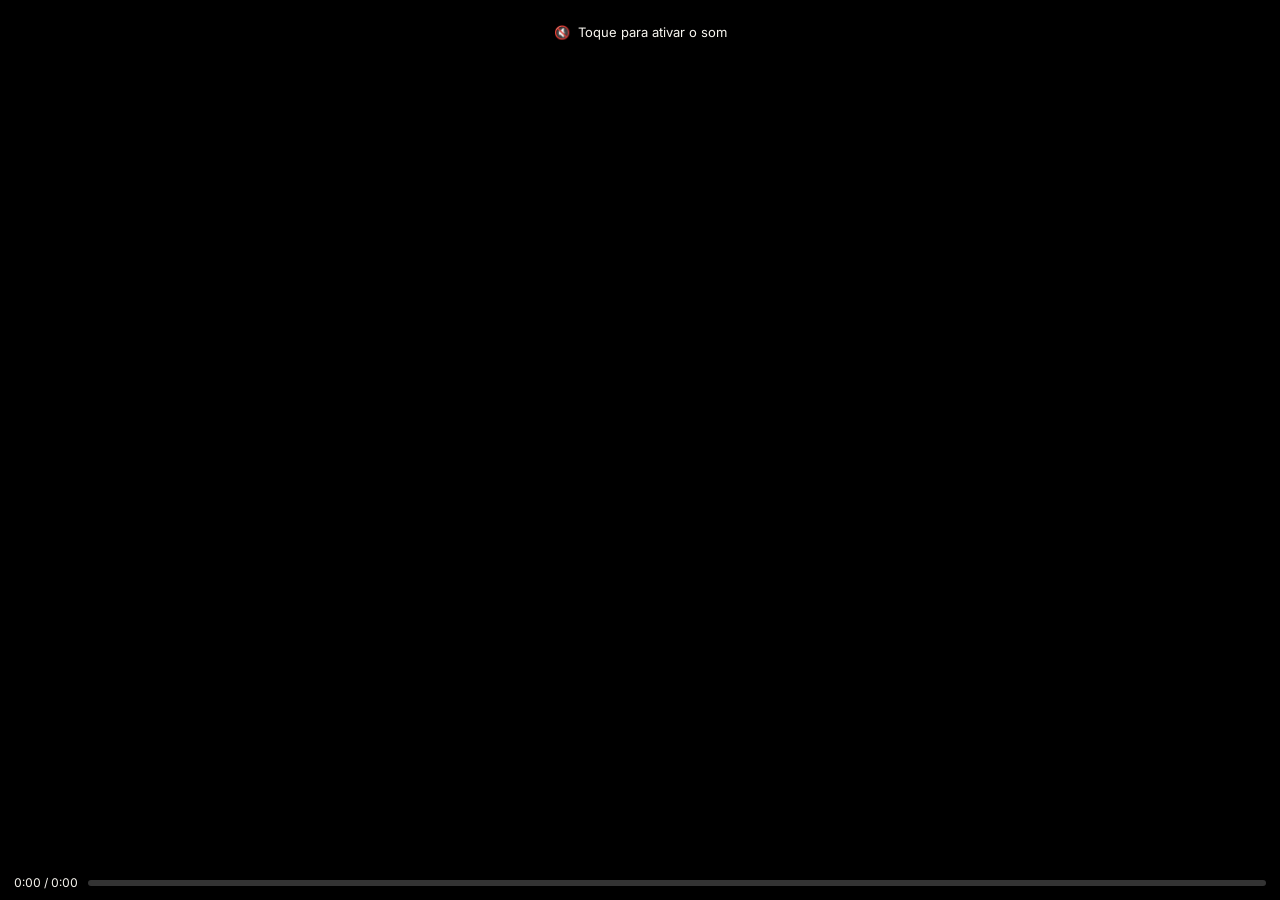
<file: player.html>
<!doctype html>
<html lang="pt-BR">
<head>
<meta charset="utf-8">
<meta name="viewport" content="width=device-width, initial-scale=1, maximum-scale=1, user-scalable=no">
<title>V Infinitum Player</title>
<link rel="icon" href="assets/logo.svg" type="image/svg+xml">
<link rel="stylesheet" href="theme.css">
<style>
  html, body { height: 100%; background: #000; overflow: hidden; }
  .player-wrap {
    position: relative;
    width: 100%; height: 100%;
    display: flex; align-items: center; justify-content: center;
    background: #000;
  }
  video { width: 100%; height: 100%; object-fit: contain; background: #000; }
  .mute-overlay {
    position: absolute; left: 50%; top: 16px; transform: translateX(-50%);
    background: rgba(0,0,0,0.6); color: var(--cream, #F8F6F0);
    padding: 8px 14px; border-radius: 20px; font-size: 13px;
    display: flex; align-items: center; gap: 8px; pointer-events: none;
    transition: opacity .3s ease;
  }
  .big-play {
    position: absolute; inset: 0; display: flex; align-items: center; justify-content: center;
    background: rgba(0,0,0,0.25); border: none; cursor: pointer;
  }
  .big-play svg { width: 72px; height: 72px; }
  .controls-bar {
    position: absolute; left: 0; right: 0; bottom: 0;
    display: flex; align-items: center; gap: 10px;
    padding: 10px 14px; background: linear-gradient(transparent, rgba(0,0,0,0.75));
  }
  .time { color: var(--cream, #F8F6F0); font-size: 12px; font-variant-numeric: tabular-nums; }
  .progress-track {
    flex: 1; height: 6px; background: rgba(255,255,255,0.2); border-radius: 999px; cursor: pointer; position: relative;
  }
  .progress-fill {
    height: 100%; width: 0%; border-radius: 999px; background: #D4AF37;
  }
  .cta-btn {
    position: absolute; left: 50%; bottom: 56px; transform: translateX(-50%) translateY(12px);
    background: #D4AF37; color: #1a1400; text-decoration: none;
    padding: 12px 22px; border-radius: 999px; font-weight: 700; text-align: center;
    opacity: 0; transition: opacity .3s ease, transform .3s ease; pointer-events: none;
  }
  .cta-btn.visible { opacity: 1; transform: translateX(-50%) translateY(0); pointer-events: auto; }
  .cta-btn small { display: block; font-weight: 500; font-size: 11px; opacity: 0.8; }
  .resume-prompt {
    position: absolute; inset: 0; background: rgba(0,0,0,0.8);
    display: flex; flex-direction: column; align-items: center; justify-content: center; gap: 14px;
    color: var(--cream, #F8F6F0); text-align: center; padding: 20px;
  }
  .resume-actions { display: flex; gap: 10px; }
  [hidden] { display: none !important; }
</style>
</head>
<body>
  <div class="player-wrap" id="wrap">
    <video id="video" playsinline muted></video>
    <div class="mute-overlay" id="muteOverlay">🔇 <span id="muteText"></span></div>
    <button class="big-play" id="bigPlay" aria-label="Play">
      <svg viewBox="0 0 24 24" fill="#D4AF37"><path d="M8 5v14l11-7z"/></svg>
    </button>
    <div class="controls-bar" id="controlsBar">
      <span class="time" id="timeLabel">0:00 / 0:00</span>
      <div class="progress-track" id="progressTrack">
        <div class="progress-fill" id="progressFill"></div>
      </div>
    </div>
    <a class="cta-btn" id="ctaBtn" href="#" target="_blank" rel="noopener" hidden>
      <span id="ctaText"></span>
      <small id="ctaSub"></small>
    </a>
    <div class="resume-prompt" id="resumePrompt" hidden>
      <p id="resumeMsg"></p>
      <div class="resume-actions">
        <button class="btn btn-primary" id="resumeContinue">Continuar</button>
        <button class="btn" id="resumeRestart">Recomeçar</button>
      </div>
    </div>
  </div>

<script src="storage.js"></script>
<script>
(function () {
  var params = new URLSearchParams(location.search);
  var cfg = {
    src: params.get('v') || '',
    poster: params.get('poster') || '',
    autoplay: params.get('autoplay') !== '0',
    muteText: params.get('mute_text') || 'Toque para ativar o som',
    barColor: params.get('bar_color') || '#D4AF37',
    barHeight: parseInt(params.get('bar_height') || '6', 10),
    ctaEnabled: params.get('cta') === '1',
    ctaText: params.get('cta_text') || '',
    ctaUrl: params.get('cta_url') || '',
    ctaTime: parseFloat(params.get('cta_time') || '30'),
    ctaColor: params.get('cta_color') || '#D4AF37',
    ctaSub: params.get('cta_sub') || '',
    cwEnabled: params.get('cw') !== '0',
    cwMsg: params.get('cw_msg') || 'Continue de onde parou',
    pixelId: params.get('pixel') || '',
    pixelPcts: (params.get('pixel_pcts') || '25,50,75,100').split(',').map(Number).filter(function (n) { return !isNaN(n); }),
    speed: params.get('speed') || 'auto'
  };

  var video = document.getElementById('video');
  var muteOverlay = document.getElementById('muteOverlay');
  var muteTextEl = document.getElementById('muteText');
  var bigPlay = document.getElementById('bigPlay');

  muteTextEl.textContent = cfg.muteText;
  if (cfg.poster) video.setAttribute('poster', cfg.poster);
  if (cfg.src) video.setAttribute('src', cfg.src);

  function play() { video.play().catch(function () {}); }

  if (cfg.autoplay) {
    video.muted = true;
    play();
  } else {
    muteOverlay.hidden = true;
  }

  video.addEventListener('play', function () {
    bigPlay.hidden = true;
  });
  video.addEventListener('pause', function () {
    bigPlay.hidden = false;
  });

  bigPlay.addEventListener('click', function () {
    if (video.muted) video.muted = false;
    play();
  });

  video.addEventListener('click', function () {
    if (video.muted) {
      video.muted = false;
      muteOverlay.hidden = true;
    } else if (video.paused) {
      play();
    } else {
      video.pause();
    }
  });

  if (cfg.autoplay) {
    setTimeout(function () { muteOverlay.style.opacity = '0'; setTimeout(function () { muteOverlay.hidden = true; }, 300); }, 4000);
  }

  document.addEventListener('keydown', function (e) {
    if (e.code === 'Space') {
      e.preventDefault();
      if (video.paused) play(); else video.pause();
    } else if (e.code === 'ArrowRight') {
      video.currentTime = Math.min(video.duration || 0, video.currentTime + 10);
    } else if (e.code === 'ArrowLeft') {
      video.currentTime = Math.max(0, video.currentTime - 10);
    }
  });

  var progressTrack = document.getElementById('progressTrack');
  var progressFill = document.getElementById('progressFill');
  var timeLabel = document.getElementById('timeLabel');
  progressFill.style.background = cfg.barColor;
  document.getElementById('progressTrack').style.height = cfg.barHeight + 'px';

  var SMART_FACTOR = 1.15; // makes the bar read as "shorter" than actual duration

  function formatTime(s) {
    if (!isFinite(s) || s < 0) s = 0;
    var m = Math.floor(s / 60);
    var sec = Math.floor(s % 60);
    return m + ':' + (sec < 10 ? '0' : '') + sec;
  }

  video.addEventListener('timeupdate', function () {
    if (!video.duration) return;
    var pct = Math.min(100, (video.currentTime / video.duration) * 100 * SMART_FACTOR);
    progressFill.style.width = pct + '%';
    timeLabel.textContent = formatTime(video.currentTime) + ' / ' + formatTime(video.duration);
  });

  progressTrack.addEventListener('click', function (e) {
    if (!video.duration) return;
    var rect = progressTrack.getBoundingClientRect();
    var ratio = (e.clientX - rect.left) / rect.width;
    video.currentTime = Math.max(0, Math.min(1, ratio)) * video.duration / SMART_FACTOR;
  });

  // CTA
  var ctaBtn = document.getElementById('ctaBtn');
  if (cfg.ctaEnabled && cfg.ctaText) {
    document.getElementById('ctaText').textContent = cfg.ctaText;
    document.getElementById('ctaSub').textContent = cfg.ctaSub;
    ctaBtn.href = cfg.ctaUrl || '#';
    ctaBtn.style.background = cfg.ctaColor;
    ctaBtn.hidden = false;
    video.addEventListener('timeupdate', function onCtaTick() {
      if (video.currentTime >= cfg.ctaTime) {
        ctaBtn.classList.add('visible');
        video.removeEventListener('timeupdate', onCtaTick);
      }
    });
  }

  // Continue watching
  var progressKey = encodeURIComponent(cfg.src);
  var resumePrompt = document.getElementById('resumePrompt');
  if (cfg.cwEnabled && cfg.src) {
    var saved = getProgress(progressKey);
    if (saved > 5) {
      resumePrompt.hidden = false;
      document.getElementById('resumeMsg').textContent = cfg.cwMsg;
      video.pause();
      document.getElementById('resumeContinue').addEventListener('click', function () {
        video.currentTime = saved;
        resumePrompt.hidden = true;
        video.muted = false;
        play();
      });
      document.getElementById('resumeRestart').addEventListener('click', function () {
        video.currentTime = 0;
        resumePrompt.hidden = true;
        video.muted = false;
        play();
      });
    }
    video.addEventListener('timeupdate', function () {
      if (video.currentTime > 3) setProgress(progressKey, video.currentTime);
    });
  }

  // Pixels
  var pixelPcts = cfg.pixelPcts;
  var pixelFired = {};
  function firePixel(pct) {
    if (!cfg.pixelId) return;
    var detail = { pixelId: cfg.pixelId, percent: pct, video: cfg.src };
    window.dispatchEvent(new CustomEvent('vinfinitum:pixel', { detail: detail }));
    console.log('[VInfinitum Pixel]', detail);
  }
  video.addEventListener('timeupdate', function () {
    if (!video.duration) return;
    var watchedPct = (video.currentTime / video.duration) * 100;
    for (var i = 0; i < pixelPcts.length; i++) {
      var p = pixelPcts[i];
      if (watchedPct >= p && !pixelFired[p]) {
        pixelFired[p] = true;
        firePixel(p);
      }
    }
  });

  window.__player = { video: video, cfg: cfg };
})();
</script>
</body>
</html>
</file>
<file: theme.css>
@import url('https://fonts.googleapis.com/css2?family=Inter:wght@400;500;600;700&display=swap');

:root {
  --bg: #0A0A0A;
  --surface: #15130F;
  --surface-2: #1C1912;
  --border: rgba(212, 175, 55, 0.18);
  --gold: #D4AF37;
  --gold-warm: #C38B2F;
  --gold-aged: #B8973E;
  --purple: #5C2A7E;
  --crimson: #9B1C2C;
  --cream: #F8F6F0;
  --silver: #E5E0D8;
  --font: 'Inter', system-ui, -apple-system, "Segoe UI", sans-serif;
}

* { box-sizing: border-box; }

body {
  margin: 0;
  background: var(--bg);
  color: var(--cream);
  font-family: var(--font);
}

.wordmark {
  font-weight: 700;
  letter-spacing: 0.18em;
  text-transform: uppercase;
  color: var(--cream);
}

.btn {
  font-family: var(--font);
  font-weight: 600;
  border-radius: 10px;
  border: 1px solid var(--border);
  background: var(--surface-2);
  color: var(--cream);
  padding: 10px 18px;
  cursor: pointer;
}

.btn:hover { border-color: var(--gold); }

.btn-primary {
  background: var(--gold);
  color: #1a1400;
  border-color: var(--gold);
}

.btn-primary:hover { background: var(--gold-warm); }

.card {
  background: var(--surface);
  border: 1px solid var(--border);
  border-radius: 14px;
}

input, select, textarea {
  font-family: var(--font);
  background: var(--surface-2);
  color: var(--cream);
  border: 1px solid var(--border);
  border-radius: 8px;
  padding: 8px 10px;
}

input:focus, select:focus, textarea:focus {
  outline: none;
  border-color: var(--gold);
}
</file>
